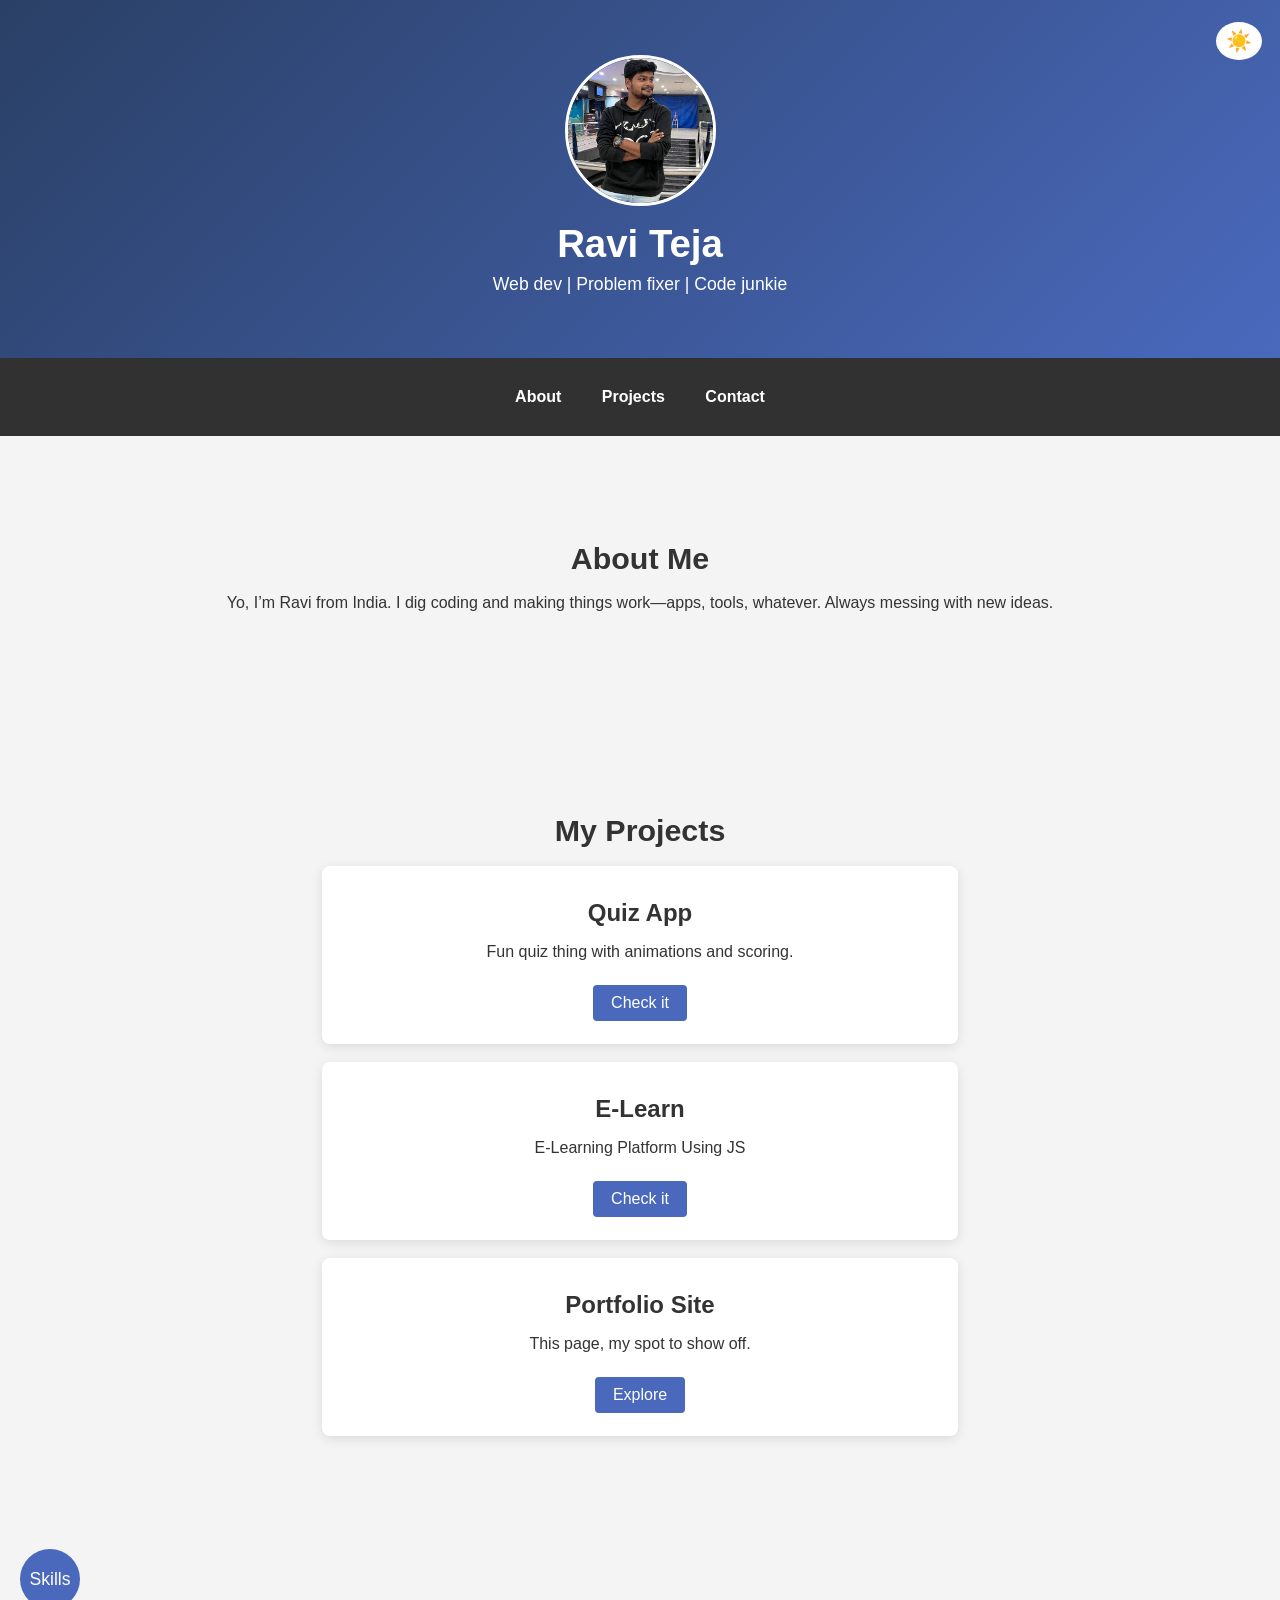
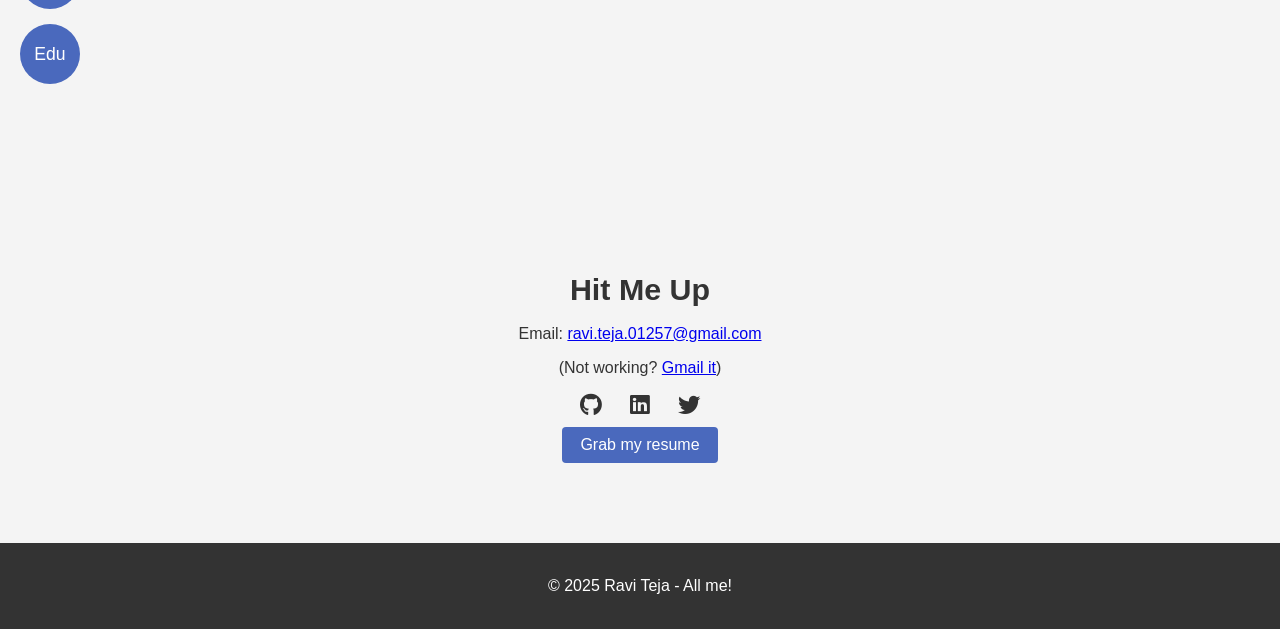
<file: Index.html>
<!DOCTYPE html>
<html lang="en">
<head>
    <meta charset="utf-8">
    <meta name="viewport" content="width=device-width, initial-scale=1.0">
    <title>Ravi Teja - Dev Guy</title>
    <link rel="stylesheet" href="Port.css">
    <link rel="stylesheet" href="https://cdnjs.cloudflare.com/ajax/libs/font-awesome/6.0.0-beta3/css/all.min.css">
</head>
<body>
    <header>
        <div class="hero">
            <div class="hero-stuff">
                <img src="ravi.jpg" alt="me" class="profile-pic">
                <h1>Ravi Teja</h1>
                <p>Web dev | Problem fixer | Code junkie</p>
            </div>
            <button id="theme-toggle" title="Switch theme">
                <span class="icon">☀️</span>
            </button>
        </div>
        <nav>
            <ul>
                <li><a href="#about">About</a></li>
                <li><a href="#projects">Projects</a></li>
                <li><a href="#contact">Contact</a></li>
            </ul>
        </nav>
    </header>

    <section id="about">
        <div class="container">
            <h2>About Me</h2>
            <p>Yo, I’m Ravi from India. I dig coding and making things work—apps, tools, whatever. Always messing with new ideas.</p>
        </div>
    </section>

    <section id="projects">
        <div class="container">
            <h2>My Projects</h2>
            <div class="project-card">
                <h3>Quiz App</h3>
                <p>Fun quiz thing with animations and scoring.</p>
                <a href="Q.html" class="btn">Check it</a>
            </div>
            <div class="project-card">
                <h3>E-Learn</h3>
                <p>E-Learning Platform Using JS</p>
                <a href="elearn-preview.html" class="btn">Check it</a>
            </div>
            <div class="project-card">
                <h3>Portfolio Site</h3>
                <p>This page, my spot to show off.</p>
                <a href="portfolio.html" class="btn">Explore</a>
            </div>
        </div>
    </section>

    <div class="side-buttons" id="side-buttons">
        <button class="circle-btn" id="skills-btn">Skills</button>
        <button class="circle-btn" id="edu-btn">Edu</button>
    </div>

    <section id="skills" class="rollout-content">
        <div class="container">
            <h2>Stuff I Know</h2>
            <div class="skill-bar">
                <p>HTML/CSS</p>
                <div class="progress" data-width="90"></div>
            </div>
            <div class="skill-bar">
                <p>Javascript</p>
                <div class="progress" data-width="80"></div>
            </div>
            <div class="skill-bar">
                <p>Vue.js</p>
                <div class="progress" data-width="75"></div>
            </div>
            <div class="skill-bar">
                <p>SQL</p>
                <div class="progress" data-width="90"></div>
            </div>
            <div class="skill-bar">
                <p>Java</p>
                <div class="progress" data-width="65"></div>
            </div>
        </div>
    </section>

    <section id="education" class="rollout-content">
        <div class="container">
            <h2>Education</h2>
            <p>Bachelor’s in Comp Sci | Ramachandra College of Engg | 2023 | CGPA: 6.59</p>
            <h3>Certifications</h3>
            <p>Java Full Stack Dev | Vcube Solutions | 2024</p>
        </div>
    </section>

    <section id="contact">
        <div class="container">
            <h2>Hit Me Up</h2>
            <p>Email: <a href="mailto:ravi.teja.01257@gmail.com">ravi.teja.01257@gmail.com</a></p>
            <p>(Not working? <a href="https://mail.google.com/mail/?view=cm&fs=1&to=ravi.teja.01257@gmail.com" target="_blank">Gmail it</a>)</p>
            <div class="socials">
                <a href="https://github.com/Ravi-teja7" target="_blank"><i class="fab fa-github"></i></a>
                <a href="https://www.linkedin.com/in/ravi-teja-007t009" target="_blank"><i class="fab fa-linkedin"></i></a>
                <a href="https://twitter.com" target="_blank"><i class="fab fa-twitter"></i></a>
            </div>
            <a href="resume.pdf" class="btn" download>Grab my resume</a>
        </div>
    </section>

    <footer>
        <p>© 2025 Ravi Teja - All me!</p>
    </footer>

    <script src="Port.js"></script>
</body>
</html>
</file>
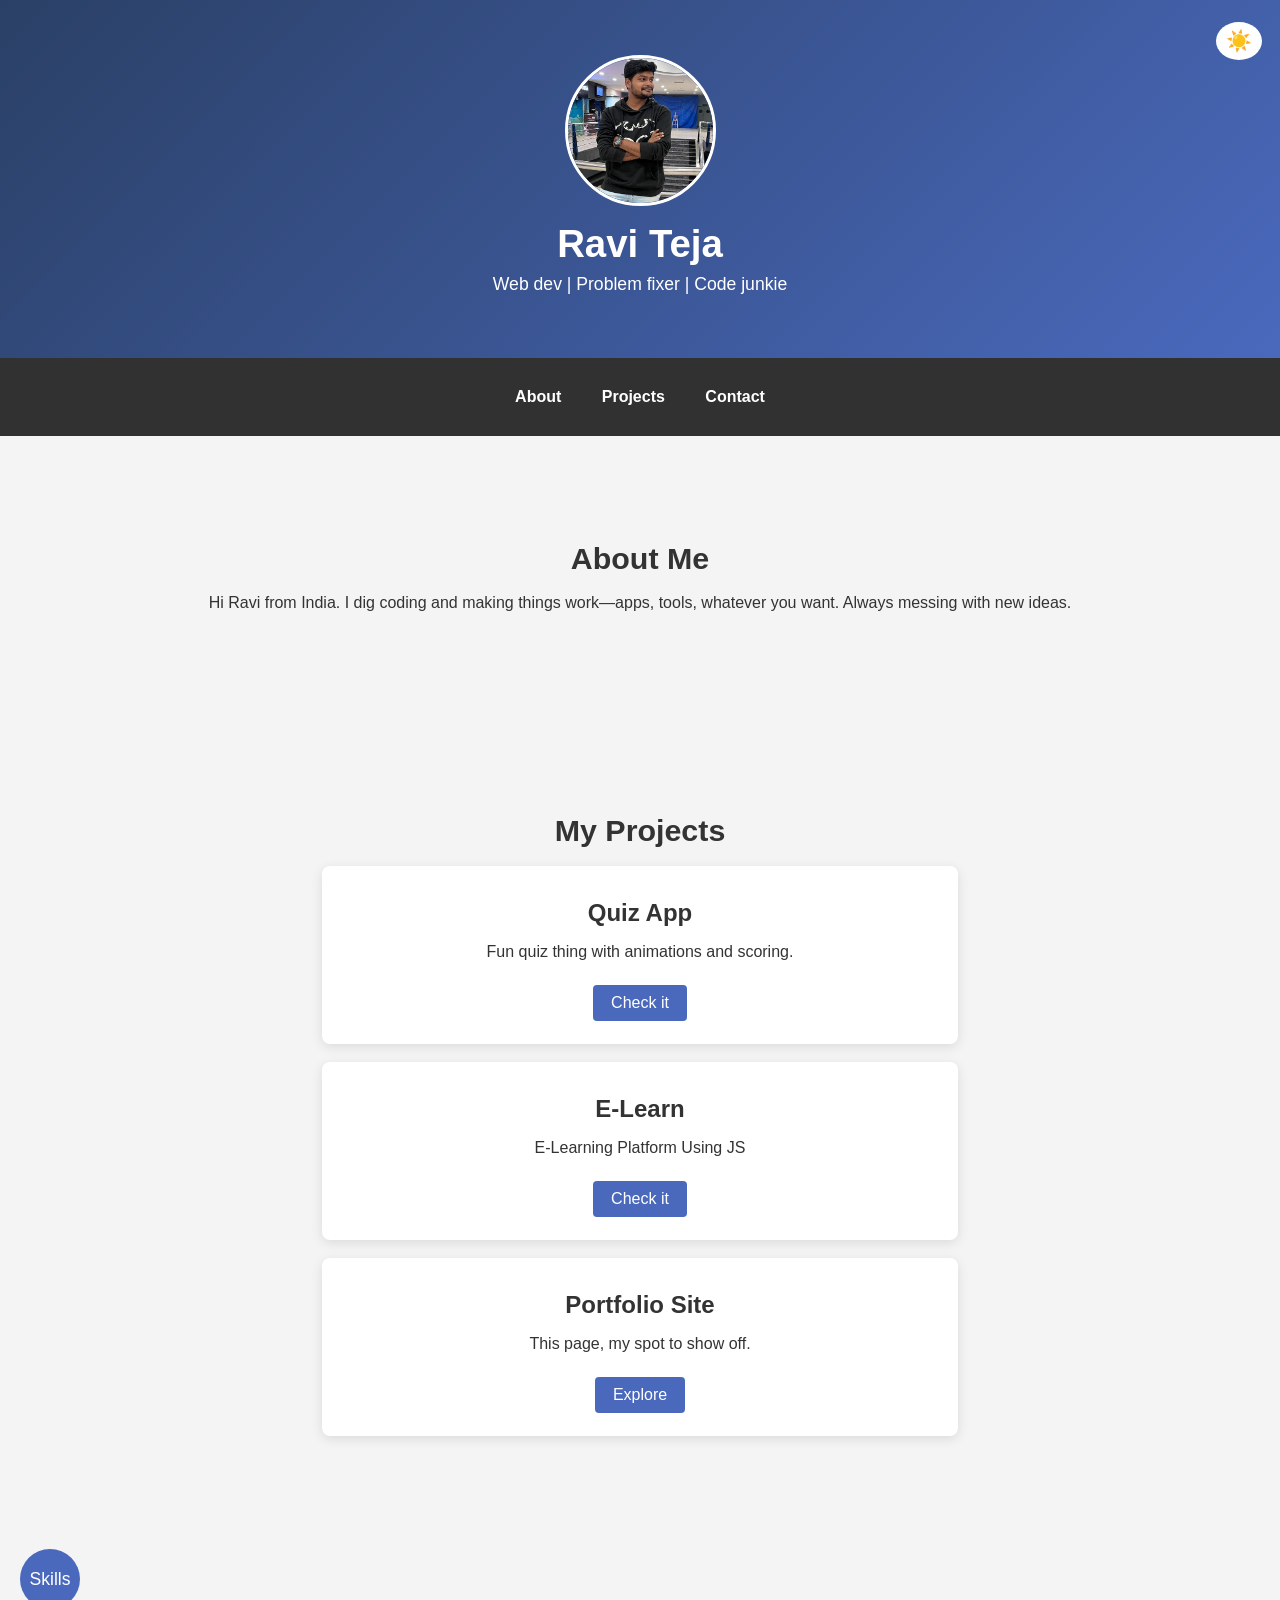
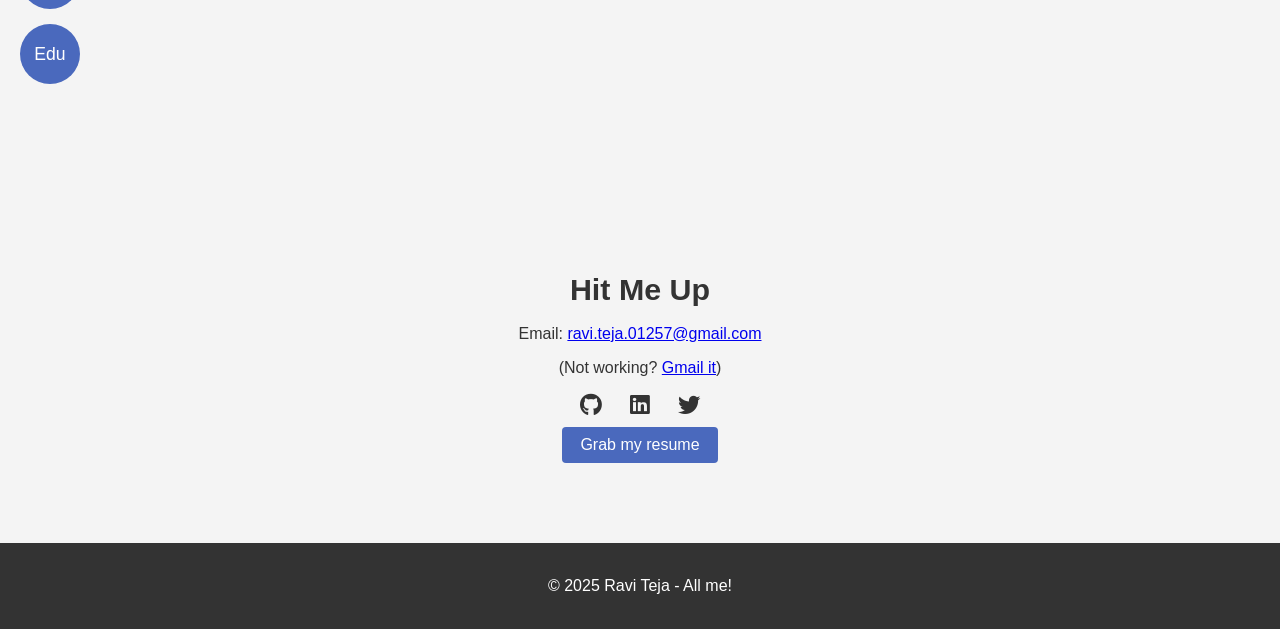
<file: index.html>
<!DOCTYPE html>
<html lang="en">
<head>
    <meta charset="utf-8">
    <meta name="viewport" content="width=device-width, initial-scale=1.0">
    <title>Ravi Teja - Dev Guy</title>
    <link rel="stylesheet" href="Port.css">
    <link rel="stylesheet" href="https://cdnjs.cloudflare.com/ajax/libs/font-awesome/6.0.0-beta3/css/all.min.css">
</head>
<body>
    <header>
        <div class="hero">
            <div class="hero-stuff">
                <img src="ravi.jpg" alt="me" class="profile-pic">
                <h1>Ravi Teja</h1>
                <p>Web dev | Problem fixer | Code junkie</p>
            </div>
            <button id="theme-toggle" title="Switch theme">
                <span class="icon">☀️</span>
            </button>
        </div>
        <nav>
            <ul>
                <li><a href="#about">About</a></li>
                <li><a href="#projects">Projects</a></li>
                <li><a href="#contact">Contact</a></li>
            </ul>
        </nav>
    </header>

    <section id="about">
        <div class="container">
            <h2>About Me</h2>
            <p>Hi Ravi from India. I dig coding and making things work—apps, tools, whatever you want. Always messing with new ideas.</p>
        </div>
    </section>

    <section id="projects">
        <div class="container">
            <h2>My Projects</h2>
            <div class="project-card">
                <h3>Quiz App</h3>
                <p>Fun quiz thing with animations and scoring.</p>
                <a href="Q.html" class="btn">Check it</a>
            </div>
            <div class="project-card">
                <h3>E-Learn</h3>
                <p>E-Learning Platform Using JS</p>
                <a href="elearn-preview.html" class="btn">Check it</a>
            </div>
            <div class="project-card">
                <h3>Portfolio Site</h3>
                <p>This page, my spot to show off.</p>
                <a href="portfolio.html" class="btn">Explore</a>
            </div>
        </div>
    </section>

    <div class="side-buttons" id="side-buttons">
        <button class="circle-btn" id="skills-btn">Skills</button>
        <button class="circle-btn" id="edu-btn">Edu</button>
    </div>

    <section id="skills" class="rollout-content">
        <div class="container">
            <h2>Stuff I Know</h2>
            <div class="skill-bar">
                <p>HTML/CSS</p>
                <div class="progress" data-width="90"></div>
            </div>
            <div class="skill-bar">
                <p>Javascript</p>
                <div class="progress" data-width="80"></div>
            </div>
            <div class="skill-bar">
                <p>Vue.js</p>
                <div class="progress" data-width="75"></div>
            </div>
            <div class="skill-bar">
                <p>SQL</p>
                <div class="progress" data-width="90"></div>
            </div>
            <div class="skill-bar">
                <p>Java</p>
                <div class="progress" data-width="65"></div>
            </div>
        </div>
    </section>

    <section id="education" class="rollout-content">
        <div class="container">
            <h2>Education</h2>
            <p>Bachelor’s in Comp Sci | Ramachandra College of Engg | 2023 | CGPA: 6.59</p>
            <h3>Certifications</h3>
            <p>Java Full Stack Dev | Vcube Solutions | 2024</p>
        </div>
    </section>

    <section id="contact">
        <div class="container">
            <h2>Hit Me Up</h2>
            <p>Email: <a href="mailto:ravi.teja.01257@gmail.com">ravi.teja.01257@gmail.com</a></p>
            <p>(Not working? <a href="https://mail.google.com/mail/?view=cm&fs=1&to=ravi.teja.01257@gmail.com" target="_blank">Gmail it</a>)</p>
            <div class="socials">
                <a href="https://github.com/Ravi-teja7" target="_blank"><i class="fab fa-github"></i></a>
                <a href="https://www.linkedin.com/in/ravi-teja-007t009" target="_blank"><i class="fab fa-linkedin"></i></a>
                <a href="https://twitter.com" target="_blank"><i class="fab fa-twitter"></i></a>
            </div>
            <a href="resume.pdf" class="btn" download>Grab my resume</a>
        </div>
    </section>

    <footer>
        <p>© 2025 Ravi Teja - All me!</p>
    </footer>

    <script src="Port.js"></script>
</body>
</html>
</file>
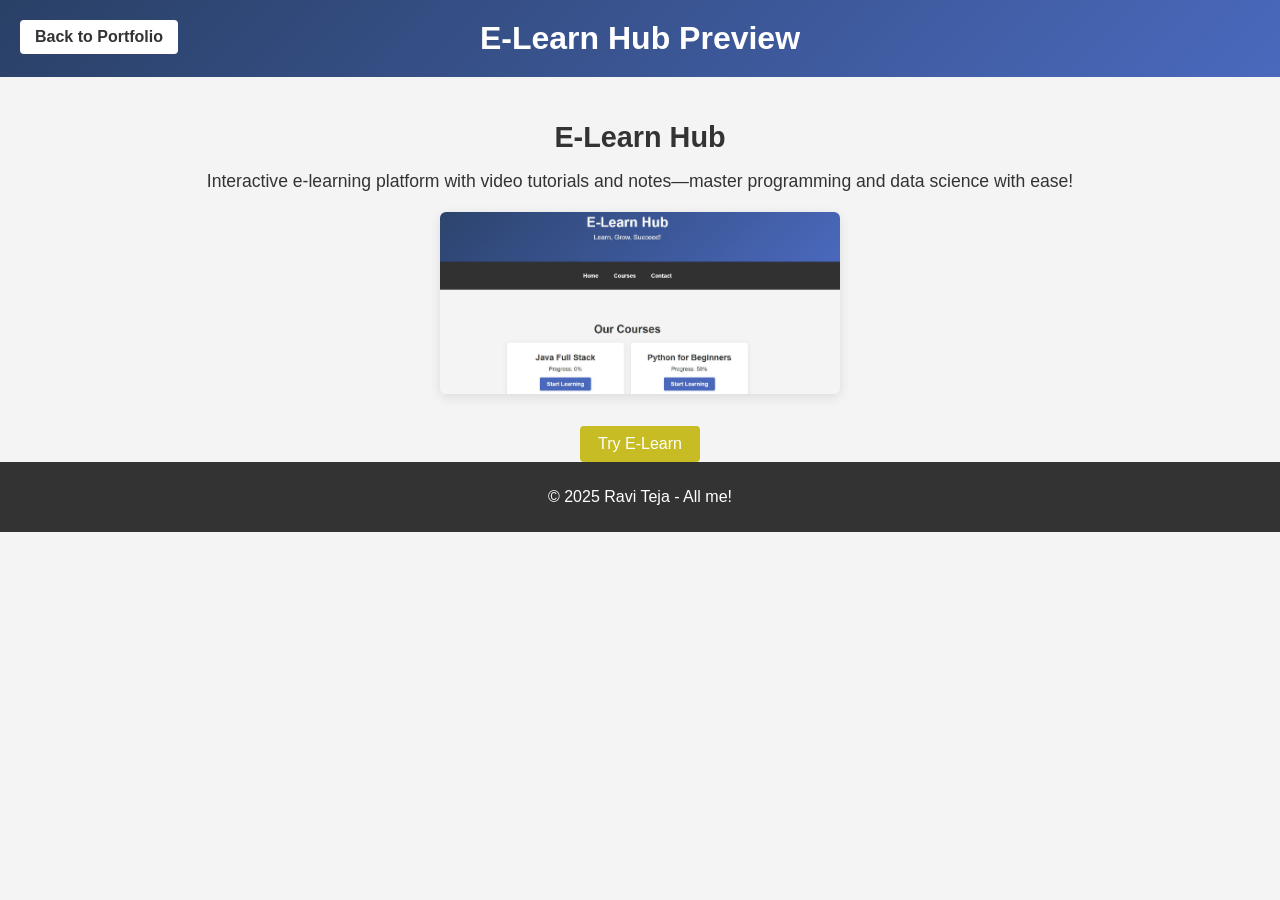
<file: elearn-preview.html>
<!DOCTYPE html>
<html lang="en">
<head>
    <meta charset="UTF-8">
    <meta name="viewport" content="width=device-width, initial-scale=1.0">
    <title>E-Learn Hub Preview - Ravi Teja</title>
    <link rel="stylesheet" href="elearn-preview.css">
</head>
<body>
    <header>
        <h1>E-Learn Hub Preview</h1>
        <a href="index.html" class="back-btn">Back to Portfolio</a>
    </header>
    <section class="preview">
        <div class="container">
            <h2>E-Learn Hub</h2>
            <p>Interactive e-learning platform with video tutorials and notes—master programming and data science with ease!</p>
            <img src="elearn-preview.jpg" alt="E-Learn Hub Screenshot" class="preview-img">
        </div>
        <div class="button-group">
            <a href="E-Learn.html" class="btn try-elearn-btn">Try E-Learn</a> <!-- Link to start with Web Dev course -->
        </div>
    </section>
    <footer>
        <p>© 2025 Ravi Teja - All me!</p>
    </footer>
    <script src="elearn-preview.js"></script>
</body>
</html>
</file>
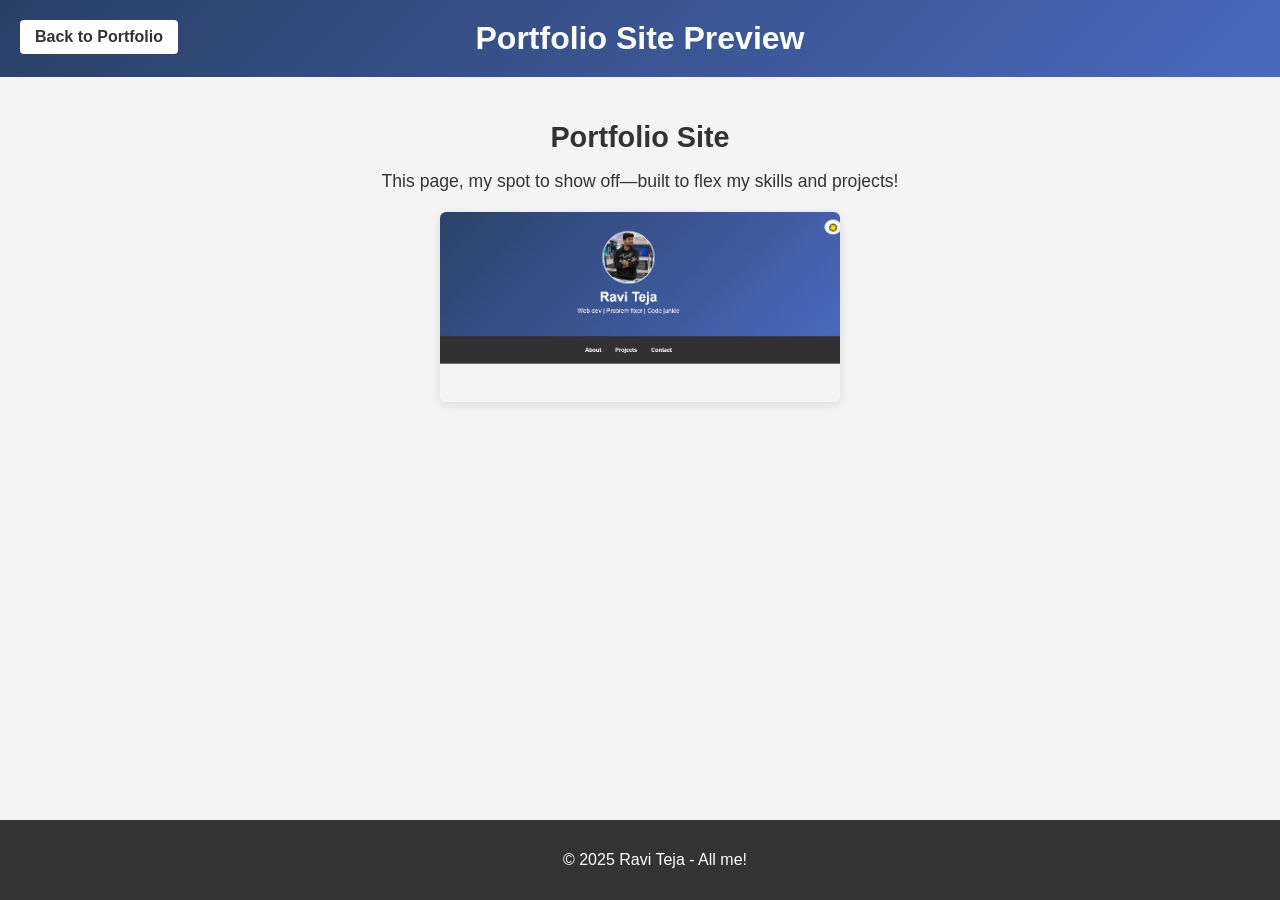
<file: portfolio.html>
<!DOCTYPE html>
<html lang="en">
<head>
    <meta charset="UTF-8">
    <meta name="viewport" content="width=device-width, initial-scale=1.0">
    <title>Portfolio Site Preview - Ravi Teja</title>
    <link rel="stylesheet" href="portfolio.css">
</head>
<body>
    <header>
        <h1>Portfolio Site Preview</h1>
        <a href="index.html" class="back-btn">Back to Portfolio</a>
    </header>
    <section class="preview">
        <div class="container">
            <h2>Portfolio Site</h2>
            <p>This page, my spot to show off—built to flex my skills and projects!</p>
            <img src="portfolio.JPG" alt="Portfolio Site Screenshot" class="preview-img">
        </div>
    </section>
    <footer>
        <p>© 2025 Ravi Teja - All me!</p>
    </footer>
    <script src="portfolio.js"></script>
</body>
</html>
</file>
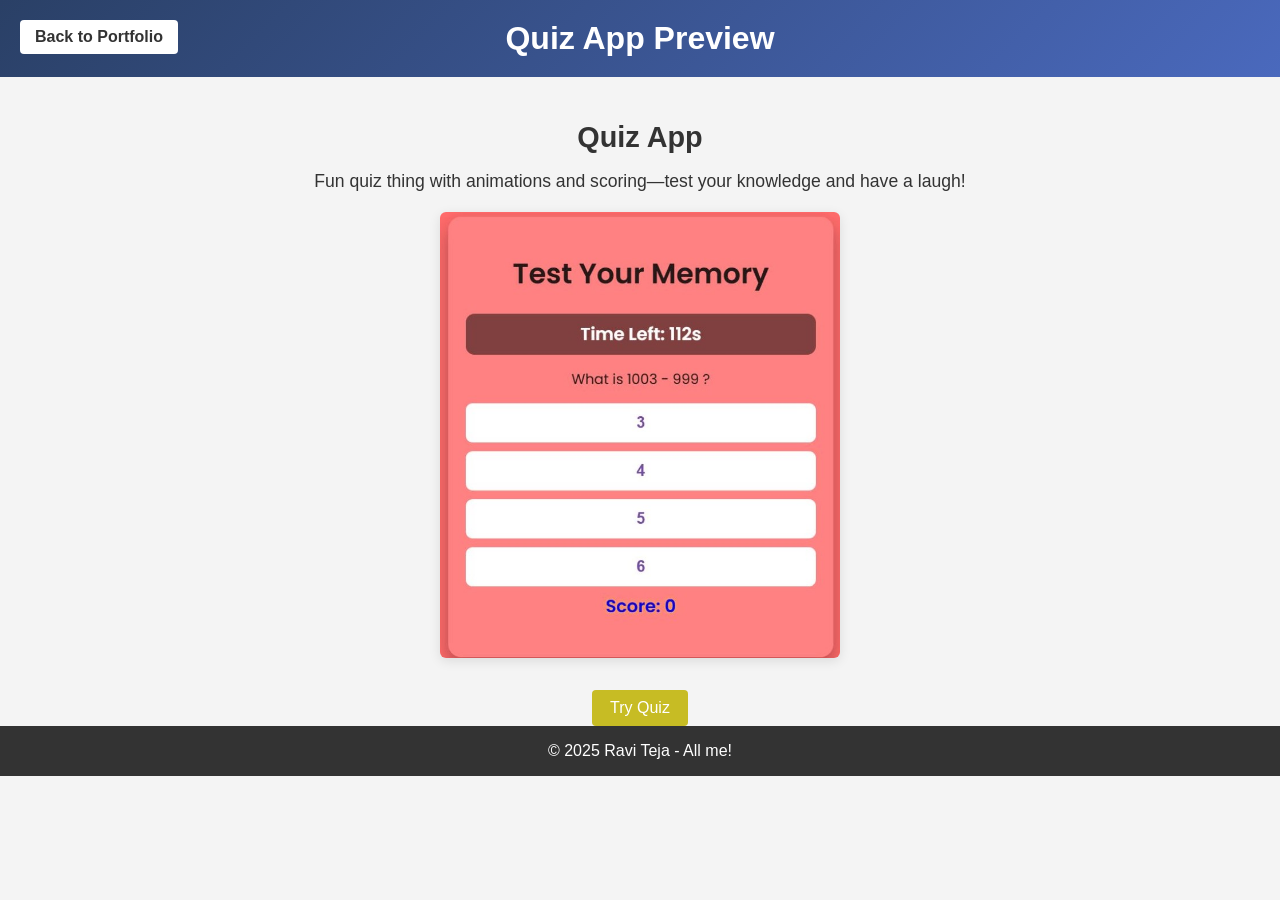
<file: Q.html>
<!DOCTYPE html>
<html lang="en">
<head>
    <meta charset="UTF-8">
    <meta name="viewport" content="width=device-width, initial-scale=1.0">
    <title>Quiz App Preview - Ravi Teja</title>
    <link rel="stylesheet" href="Q.css">
</head>
<body>
    <header>
        <h1>Quiz App Preview</h1>
        <a href="Index.html" class="back-btn">Back to Portfolio</a>
    </header>
    <section class="preview">
        <div class="container">
            <h2>Quiz App</h2>
            <p>Fun quiz thing with animations and scoring—test your knowledge and have a laugh!</p>
            <img src="QuizzApp.JPG" alt="Quiz App Screenshot" class="preview-img">
        </div>
        <div class="button-group">
            <a href="quiz.html" class="btn try-quiz-btn">Try Quiz</a> <!-- Link to existing quiz.html -->
        </div>
    </section>
    <footer>
        <p>© 2025 Ravi Teja - All me!</p>
    </footer>
    <script src="quiz.js"></script>
</body>
</html>
</file>
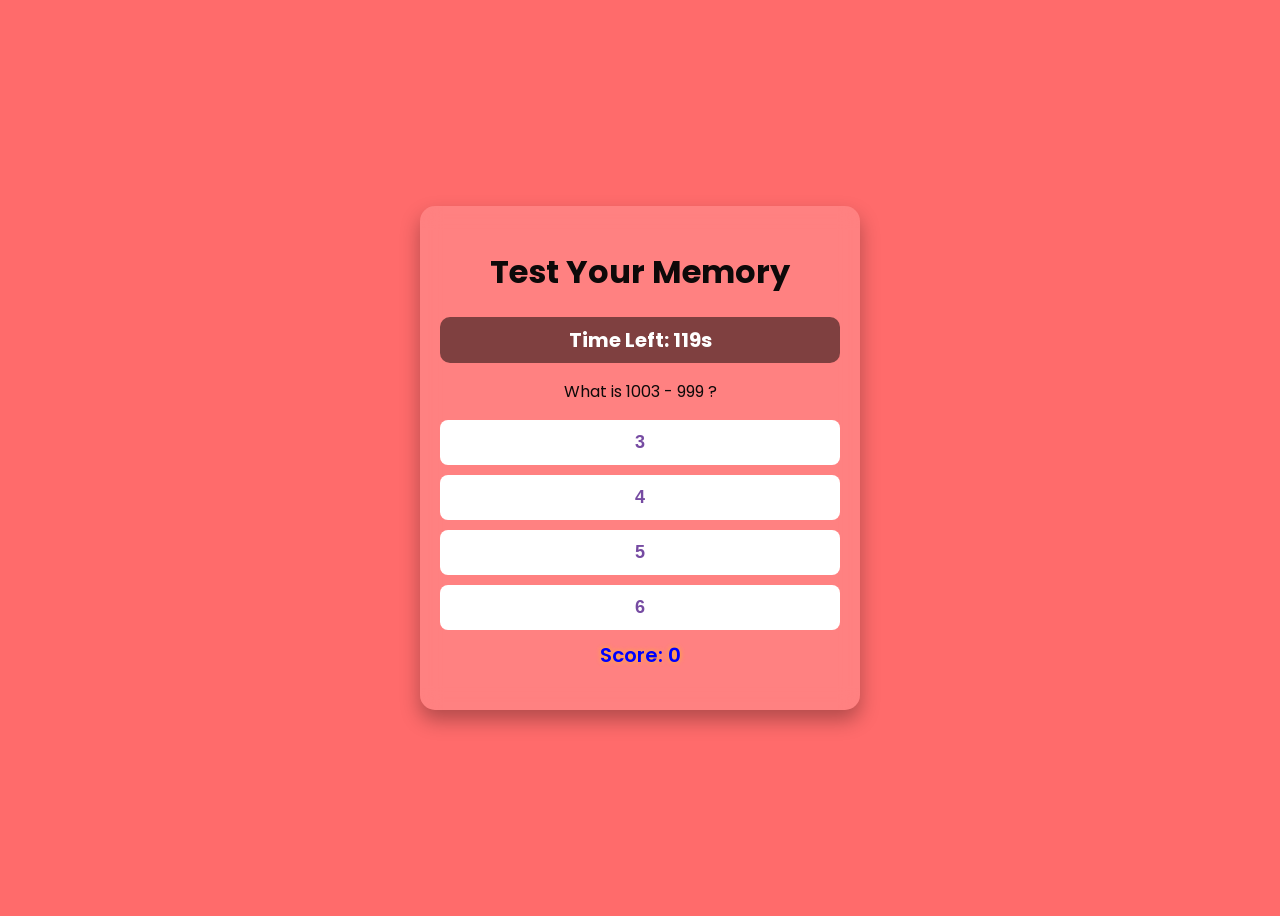
<file: quiz.html>
<!DOCTYPE html>
<html lang="en">
<head>
    <meta charset="UTF-8">
    <meta name="viewport" content="width=device-width, initial-scale=1.0">
    <title>Quiz App</title>
    <link rel="stylesheet" href="quiz.css">
</head>
<body>
    <div class="quiz-container">
        <h1>Test Your Memory</h1> <!--Header Part-->
        <p id="timer">Time Left: 120s</p> <!-- Timer added here -->
        <div id="question-container">
            <p id="question">Loading question...</p>
        </div>
        <div id="answer-buttons"></div>
        <p id="score">Score: 0</p> <!-- Display Score below the questions-->
    </div>
    
    <script src="quiz.js"></script>

</body>
</html>
</file>
<file: Port.css>
/* basic setup, nothing fancy */
body {
    font-family: Arial, sans-serif;
    margin: 0;
    padding: 0;
    background: #f4f4f4;
    color: #333;
    transition: background .5s, color .5s;
}

body.dark {
    background: #1a1a1a;
    color: white;
}

.hero {
    background: linear-gradient(135deg, #2a4066, #4a69bd);
    padding: 55px 20px;
    text-align: center;
    color: white;
    position: relative;
}

.hero-stuff {
    display: inline-block;
}

.profile-pic {
    width: 145px;
    height: 145px;
    border-radius: 50%;
    margin-bottom: 12px;
    border: 3px solid white;
}

.hero h1 {
    font-size: 2.4em;
    margin: 0;
}

.hero p {
    font-size: 1.1em;
    margin: 8px 0;
}

#theme-toggle {
    position: absolute;
    top: 22px;
    right: 18px;
    padding: 7px 10px;
    border: none;
    border-radius: 50%;
    background: white;
    color: #333;
    font-size: 1.3em;
    cursor: pointer;
}

body.dark #theme-toggle {
    background: #333;
    color: white;
}

nav {
    background: rgba(0,0,0,0.8);
    padding: 14px 0;
    position: sticky;
    top: 0;
    z-index: 10;
}

nav ul {
    list-style: none;
    padding: 0;
    text-align: center;
}

nav ul li {
    display: inline;
    margin: 0 18px;
}

nav ul li a {
    color: white;
    text-decoration: none;
    font-weight: bold;
}

nav ul li a:hover {
    color: #4a69bd;
}

.container {
    width: 88%;
    max-width: 980px;
    margin: 0 auto;
    padding: 22px;
}

section {
    padding: 58px 0;
    text-align: center;
}

h2 {
    font-size: 1.9em;
    margin-bottom: 18px;
}

h3 {
    font-size: 1.5em;
    margin: 10px 0;
}

/* Circle buttons fixed below projects */
.side-buttons {
    position: absolute;
    left: 20px;
    top: 100%;
    z-index: 20;
}

.circle-btn {
    display: block;
    width: 60px;
    height: 60px;
    border-radius: 50%;
    background: #4a69bd;
    color: white;
    border: none;
    margin: 15px 0;
    font-size: 1.1em;
    cursor: pointer;
    transition: background 0.3s;
}

.circle-btn:hover {
    background: #2a4066;
}

/* Roll-out content in-page */
.rollout-content {
    max-height: 0;
    overflow: hidden;
    opacity: 0;
    transition: max-height 0.5s ease, opacity 0.3s ease;
}

.rollout-content.active {
    max-height: 500px;
    opacity: 1;
}

/* Skill bars */
.skill-bar {
    margin: 12px 0;
    text-align: left;
}

.skill-bar p {
    margin: 4px 0;
}

.progress {
    height: 12px;
    background: #4a69bd;
    border-radius: 4px;
    width: 0;
    transition: width 1.8s ease;
}

.rollout-content.active .progress {
    width: attr(data-width) + '%';
}

.win {
    color: #4a69bd;
    font-weight: bold;
    margin-bottom: 15px;
    font-size: 1.1em;
}

/* Project cards */
.project-card {
    background: white;
    padding: 23px;
    margin: 18px auto;
    max-width: 590px;
    border-radius: 8px;
    box-shadow: 0 3px 12px rgba(0,0,0,0.1);
}

body.dark .project-card {
    background: #2a2a2a;
}

.project-card:hover {
    transform: translateY(-4px);
    transition: transform .3s;
}

.project-img {
    width: 100%;
    max-width: 400px;
    border-radius: 6px;
    margin-bottom: 10px;
}

.btn {
    display: inline-block;
    padding: 9px 18px;
    background: #4a69bd;
    color: white;
    text-decoration: none;
    border-radius: 4px;
    margin-top: 8px;
}

.btn:hover {
    background: #2a4066;
}

.socials a {
    color: #333;
    font-size: 1.4em;
    margin: 0 12px;
}

body.dark .socials a {
    color: white;
}

.socials a:hover {
    color: #4a69bd;
}

footer {
    background: #333;
    color: white;
    padding: 18px;
    text-align: center;
}

@media (max-width: 700px) {
    .hero h1 { font-size: 1.9em; }
    nav ul li { margin: 0 9px; }
    .project-card { max-width: 88%; }
    #theme-toggle { top: 15px; right: 15px; }
    .side-buttons { left: 10px; }
}
</file>
<file: elearn-preview.css>
body {
    font-family: Arial, sans-serif;
    margin: 0;
    padding: 0;
    background: #f4f4f4;
    color: #333;
}

header {
    background: linear-gradient(135deg, #2a4066, #4a69bd);
    padding: 20px;
    text-align: center;
    color: white;
    position: relative;
}

header h1 {
    margin: 0;
    font-size: 2em;
}

.back-btn {
    position: absolute;
    top: 20px;
    left: 20px;
    padding: 8px 15px;
    background: #fff;
    color: #333;
    text-decoration: none;
    border-radius: 4px;
    font-weight: bold;
}

.back-btn:hover {
    background: #ddd;
}

.container {
    width: 88%;
    max-width: 980px;
    margin: 0 auto;
    padding: 20px;
    text-align: center;
}

.preview h2 {
    font-size: 1.8em;
    margin-bottom: 10px;
}

.preview p {
    font-size: 1.1em;
    margin-bottom: 20px;
}

.preview-img {
    width: 100%;
    max-width: 400px;
    border-radius: 6px;
    box-shadow: 0 3px 12px rgba(0,0,0,0.1);
}

.btn {
    display: inline-block;
    padding: 9px 18px;
    background: #4a69bd;
    color: white;
    text-decoration: none;
    border-radius: 4px;
    margin-top: 8px;
}

.btn:hover {
    background: #2a4066;
}

.button-group {
    display: flex;
    justify-content: center;
    gap: 10px;
}

.try-elearn-btn {
    background: #c7bc24; /* Unique color for Try E-Learn button */
}

.try-elearn-btn:hover {
    background: #c84402; /* Darker shade on hover */
}

footer {
    background: #333;
    color: white;
    text-align: center;
    padding: 10px 0;
}

@media (max-width: 700px) {
    header h1 { font-size: 1.5em; }
    .back-btn { top: 15px; left: 15px; padding: 6px 10px; }
    .preview-img { max-width: 100%; }
}
</file>
<file: portfolio.css>
body {
    font-family: Arial, sans-serif;
    margin: 0;
    padding: 0;
    background: #f4f4f4;
    color: #333;
}

header {
    background: linear-gradient(135deg, #2a4066, #4a69bd);
    padding: 20px;
    text-align: center;
    color: white;
    position: relative;
}

header h1 {
    margin: 0;
    font-size: 2em;
}

.back-btn {
    position: absolute;
    top: 20px;
    left: 20px;
    padding: 8px 15px;
    background: #fff;
    color: #333;
    text-decoration: none;
    border-radius: 4px;
    font-weight: bold;
}

.back-btn:hover {
    background: #ddd;
}

.container {
    width: 88%;
    max-width: 980px;
    margin: 0 auto;
    padding: 20px;
    text-align: center;
}

.preview h2 {
    font-size: 1.8em;
    margin-bottom: 10px;
}

.preview p {
    font-size: 1.1em;
    margin-bottom: 20px;
}

.preview-img {
    width: 100%;
    max-width: 400px;
    border-radius: 6px;
    box-shadow: 0 3px 12px rgba(0,0,0,0.1);
}

footer {
    background: #333;
    color: white;
    padding: 15px;
    text-align: center;
    position: fixed;
    bottom: 0;
    width: 100%;
}

@media (max-width: 700px) {
    header h1 { font-size: 1.5em; }
    .back-btn { top: 15px; left: 15px; padding: 6px 10px; }
    .preview-img { max-width: 100%; }
}
</file>
<file: Q.css>
body {
    font-family: Arial, sans-serif;
    margin: 0;
    padding: 0;
    background: #f4f4f4;
    color: #333;
}

header {
    background: linear-gradient(135deg, #2a4066, #4a69bd);
    padding: 20px;
    text-align: center;
    color: white;
    position: relative;
}

header h1 {
    margin: 0;
    font-size: 2em;
}

.back-btn {
    position: absolute;
    top: 20px;
    left: 20px;
    padding: 8px 15px;
    background: #fff;
    color: #333;
    text-decoration: none;
    border-radius: 4px;
    font-weight: bold;
}

.back-btn:hover {
    background: #ddd;
}

.container {
    width: 88%;
    max-width: 980px;
    margin: 0 auto;
    padding: 20px;
    text-align: center;
}

.preview h2 {
    font-size: 1.8em;
    margin-bottom: 10px;
}

.preview p {
    font-size: 1.1em;
    margin-bottom: 20px;
}

.preview-img {
    width: 100%;
    max-width: 400px;
    border-radius: 6px;
    box-shadow: 0 3px 12px rgba(0,0,0,0.1);
}
.btn {
    display: inline-block;
    padding: 9px 18px;
    background: #4a69bd;
    color: white;
    text-decoration: none;
    border-radius: 4px;
    margin-top: 8px;
}

.btn:hover {
    background: #2a4066;
}
.button-group {
    display: flex;
    justify-content: center;
    gap: 10px; /* Space between buttons */
}

.try-quiz-btn {
    background: #c7bc24; /* Green color for Try Quiz button */
}

.try-quiz-btn:hover {
    background: #c84402; /* Darker green on hover */
}
footer {
    background: #333;
    color: white;
    display: flex;
    justify-content: center;
    gap: 10px; 
}
@media (max-width: 700px) {
    header h1 { font-size: 1.5em; }
    .back-btn { top: 15px; left: 15px; padding: 6px 10px; }
    .preview-img { max-width: 100%; }
}
</file>
<file: quiz.css>
@import url('https://fonts.googleapis.com/css2?family=Poppins:wght@300;400;600&display=swap');

body
{
    font-family: 'Poppins', sans-serif;
    text-align: center;
    color: rgb(13, 9, 9);
    height: 100vh;
    display: flex;
    justify-content: center;
    align-items: center;
    overflow: hidden;
    position: relative;
    background: #3a2fde;
    transition: background 0.5s ease-in-out;
}

/* Main Quiz Container */
.quiz-container
{
    background: rgba(255, 255, 255, 0.15);
    padding: 20px;
    border-radius: 15px;
    box-shadow: 0px 10px 20px rgba(0, 0, 0, 0.3);
    width: 400px;
    backdrop-filter: blur(10px);
    transition: transform 0.3s ease-in-out, opacity 0.3s ease-in-out;
    position: relative;
}

/* Question Animation */
@keyframes throwOut
{
    0% { transform: translateX(0) rotate(0deg); opacity: 1; }
    100% { transform: translateX(-150%) rotate(-20deg); opacity: 0; }
}

@keyframes throwIn
{
    0% { transform: translateX(150%) rotate(20deg); opacity: 0; }
    100% { transform: translateX(0) rotate(0); opacity: 1; }
}

#question-container
{
    animation: throwIn 0.5s ease-out;
}

/* Answer Buttons */
.answer-btn
{
    display: block;
    width: 100%;
    padding: 12px;
    margin: 10px 0;
    border: none;
    border-radius: 8px;
    background: white;
    color: #764ba2;
    font-size: 18px;
    font-weight: 600;
    cursor: pointer;
    transition: transform 0.2s ease, background 0.3s ease-in-out;
}

.answer-btn:hover
{
    background: #764ba2;
    color: white;
    transform: scale(1.05);
}

/* Correct & Wrong Answer Effects */
.correct
{
    background: #28a745 !important;
    color: white;
    transform: scale(1.1);
    transition: all 0.3s ease-in-out;
}

.wrong
{
    background: #dc3545 !important;
    color: white;
    transform: scale(0.9);
    transition: all 0.3s ease-in-out;
}

/* Score Display */
#score
{
    font-size: 20px;
    font-weight: 600;
    margin-top: 10px;
    color: #0000FF;
    text-shadow: 0px 0px 5px rgba(255, 204, 0, 0.8);
}

/* Final Page */
.final-page
{
    position: fixed;
    top: 0;
    left: 0;
    width: 100vw;
    height: 100vh;
    background: linear-gradient(135deg, #ffebcd, #ffccff, #cceeff, #ccffdd);
    display: flex;
    flex-direction: column;
    justify-content: center;
    align-items: center;
    text-align: center;
    animation: fadeIn 0.5s ease-out;
    box-shadow: 0px 0px 50px rgba(255, 100, 150, 0.8);
}

#final-score
{
    font-size: 24px;
    font-weight: bold;
    color: #c20781e0; /* Brighter score color */
    display: block;
    margin-top: 10px;
}

.blast-particle
{
    position: absolute;
    width: 15px;
    height: 15px;
    background: radial-gradient(circle, yellow, orange, red);
    clip-path: polygon(50% 0%, 61% 35%, 98% 35%, 68% 57%, 79% 91%, 50% 70%, 21% 91%, 32% 57%, 2% 35%, 39% 35%);
    opacity: 0;
    animation: explode 1.5s ease-out infinite;
}

@keyframes explode
{
    0%
    {
        transform: scale(1); opacity: 1;
    }
    100%
    {
        transform: scale(4); opacity: 0;
    }
}

/* Card Animation */
.card-throw
{
    animation: throwIn 0.6s ease-in-out;
}

@keyframes throwIn
{
    from
    {
        transform: translateY(-100vh) rotate(360deg);
        opacity: 0;
    }
    to
    {
        transform: translateY(0) rotate(0);
        opacity: 1;
    }
}

/* Firework Blast Effect */
.blast-particle
{
    position: absolute;
    width: 15px;
    height: 15px;
    background: radial-gradient(circle, yellow, orange, red);
    clip-path: polygon(
        50% 0%, 61% 35%, 98% 35%, 
        68% 57%, 79% 91%, 50% 70%, 
        21% 91%, 32% 57%, 2% 35%, 
        39% 35%
    ); /* Star-like sparkle shape */
    opacity: 0;
    animation: explode 1.5s ease-out infinite;
}

.btn:hover {
    background: #2a4066;
}

@keyframes explode
{
    0%
    {
        transform: scale(1);
        opacity: 1;
    }
    100%
    {
        transform: scale(5);
        opacity: 0;
    }
}

/* Floating Glow Effect */
@keyframes floatGlow
{
    0%
    {
        transform: translateY(0px); opacity: 0.8;
    }
    50%
    {
        transform: translateY(-10px); opacity: 1;
    }
    100%
    {
        transform: translateY(0px); opacity: 0.8;
    }
}

/* Score Bounce Animation */
#score
{
    animation: bounce 1.2s infinite ease-in-out;
}

@keyframes bounce
{
    0%, 100%
    {
        transform: translateY(0);
    }
    50%
    {
        transform: translateY(-5px);
    }
}

/* Timer Display */
#timer
{
    font-size: 20px;
    font-weight: bold;
    background: rgba(0, 0, 0, 0.5);
    padding: 8px 12px;
    border-radius: 10px;
    margin-bottom: 10px;
    color: #fff;
}

/*Explosion Effect */
.blast-particle
{
    position: absolute;
    width: 20px;
    height: 20px;
    background: radial-gradient(circle, yellow, orange, red);
    clip-path: polygon(
        50% 0%, 61% 35%, 98% 35%, 
        68% 57%, 79% 91%, 50% 70%, 
        21% 91%, 32% 57%, 2% 35%, 
        39% 35%
    );
    /* Sparkle shape */
    opacity: 0;
    animation: explode 1.5s ease-out infinite;
}
</file>
